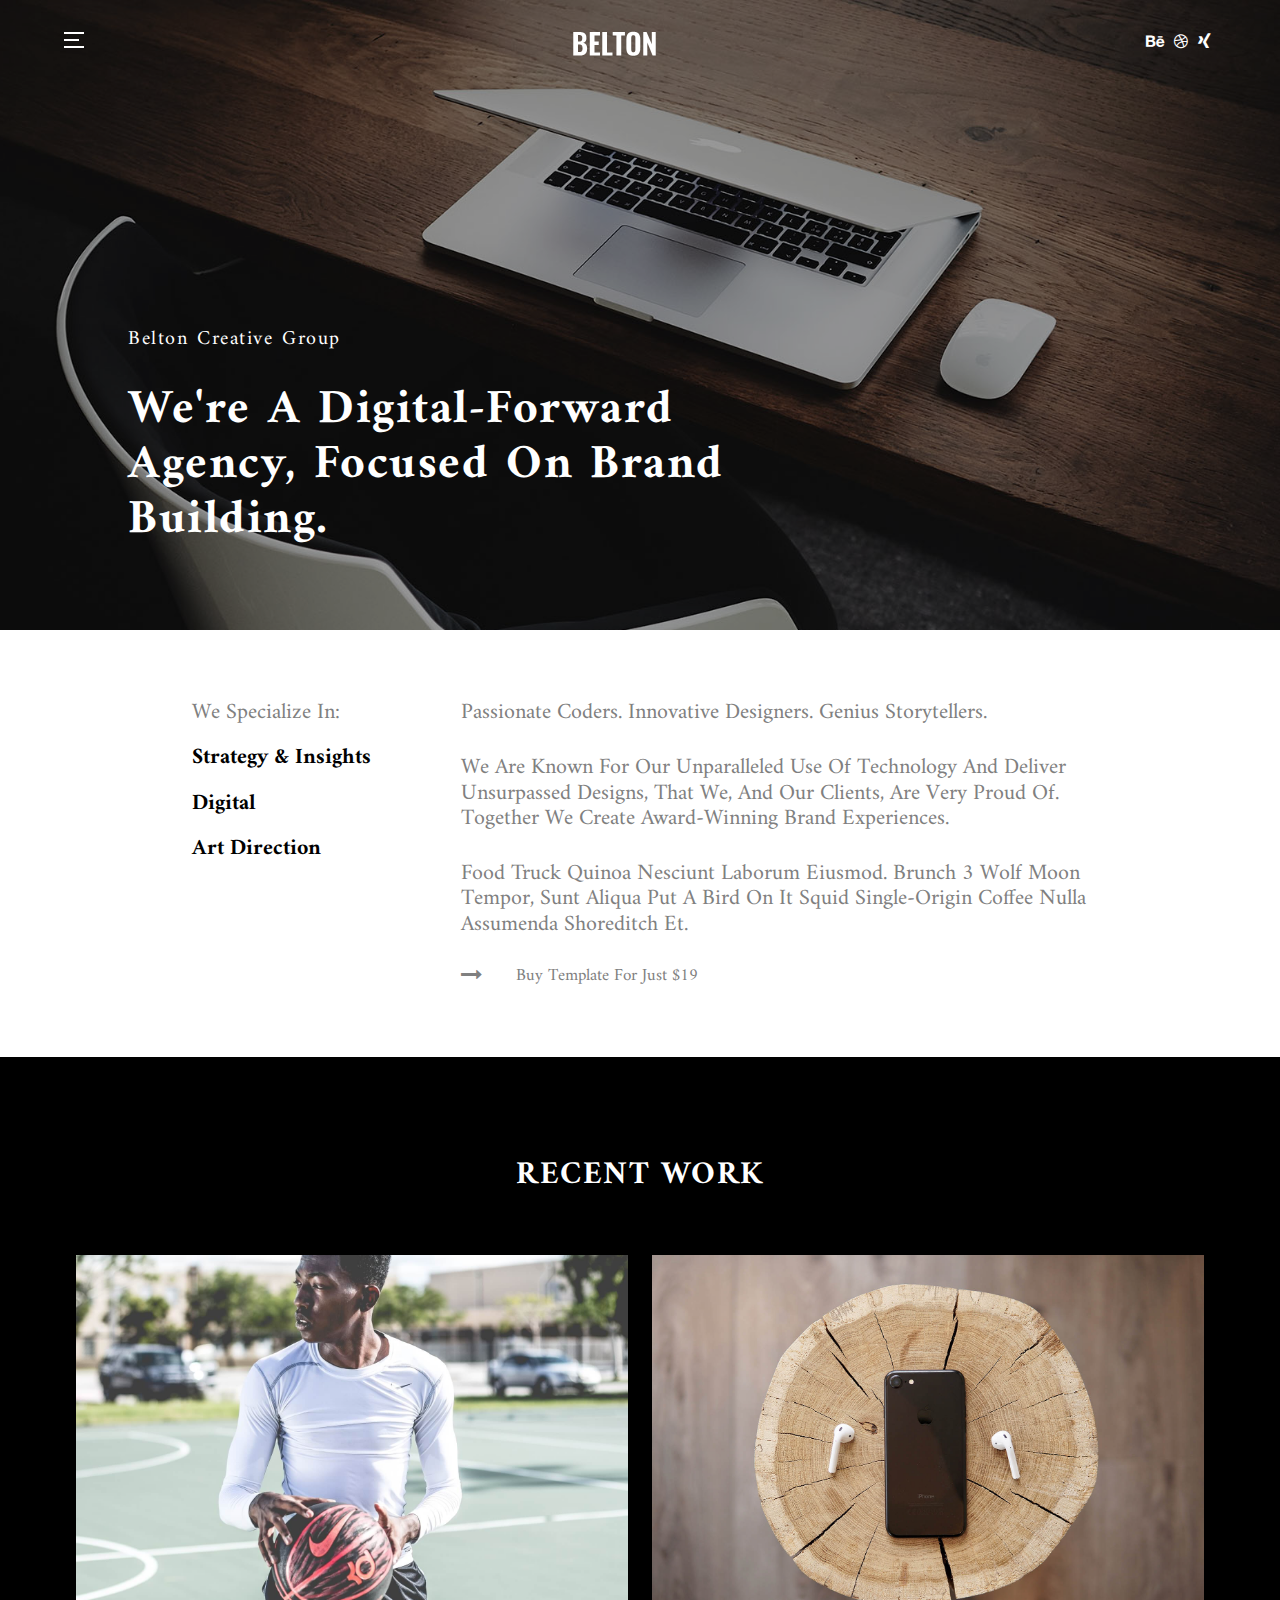
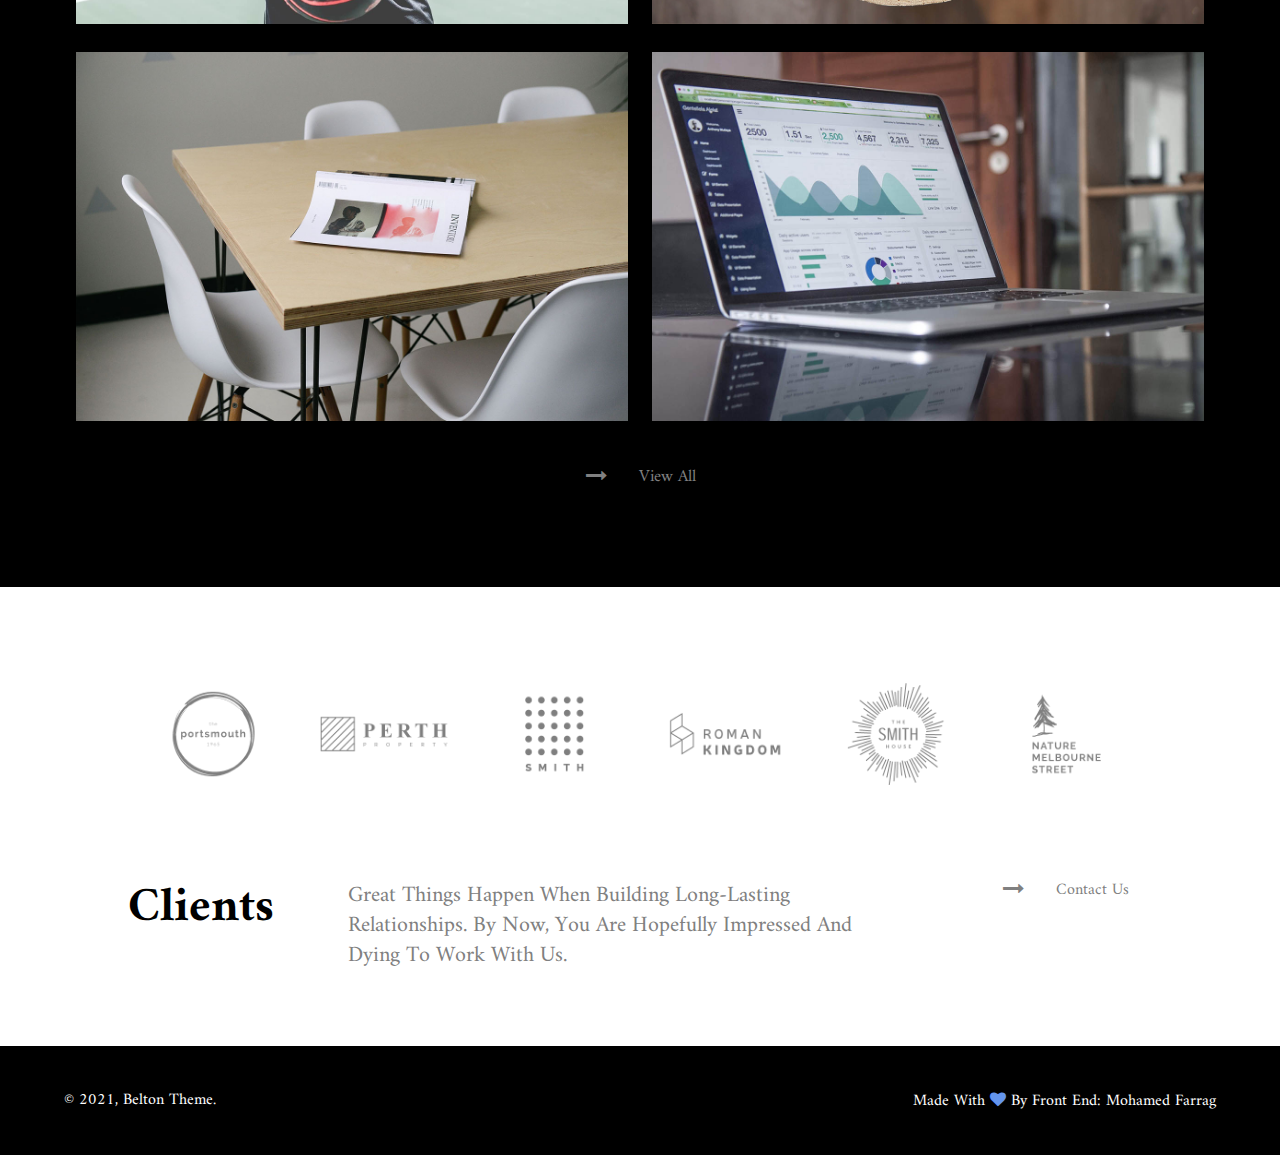
<file: index.html>
<!DOCTYPE html>
<html lang="en">
<head>
    <meta charset="UTF-8">
    <meta http-equiv="X-UA-Compatible" content="IE=edge">
    <meta name="viewport" content="width=device-width, initial-scale=1.0">
    <title>BELTON</title>
    <link rel="stylesheet" href="css/style.css"/>
    <link rel="stylesheet" href="css/normalize.css">
    <link rel="stylesheet" href="https://cdnjs.cloudflare.com/ajax/libs/font-awesome/4.7.0/css/font-awesome.min.css"/>
    <link rel="preconnect" href="https://fonts.gstatic.com">
    <link href="https://fonts.googleapis.com/css?family=Amiri:400,600" rel="stylesheet" />
    <link href="https://fonts.googleapis.com/css?family=Oswald:400,600,700" rel="stylesheet" />
    <link href="https://fonts.googleapis.com/css?family=Lato:400,600" rel="stylesheet" />
</head>
<body>
<!--Section: Header-->
    <header>
        <div class="header-layer">
            <div class="containar">
                <div class="header-content">
                    <button class="header-menu">
                        <span></span>
                        <span></span>
                        <span></span>
                    </button>
                    <!--menu bar-->
                    <div class="menu-box">
                        <ul class="hidden">
                            <a href="index.html">
                                <li>home</li>
                            </a>
                            <a href="portfolio/port.html">
                                <li>portfolio</li>
                            </a>
                            <a href="about/about.html">
                                <li>about</li>
                            </a>
                            <a href="contact/contact.html">
                                <li>contact</li>
                            </a>
                        </ul>
                    </div>
                    <div class="header-logo">
                        <a href="index.html">
                            <img src="image/bg-logo.png" alt="logo-img">
                        </a>
                    </div>
                    <div class="header-icon">
                        <a href="#">
                            <i class="fa fa-behance"></i>
                        </a>
                        <a href="#">
                            <i class="fa fa-dribbble"></i>
                        </a>
                        <a href="#">
                            <i class="fa fa-xing"></i>
                        </a>
                    </div>
                </div>
                <div class="header-text hidden">
                    <p>Belton Creative Group</p>
                    <h1>We're a digital-forward agency, focused on brand building.</h1>
                </div>
            </div>
        </div>
    </header>
    
<!-- Section: Special-->
    <section class="special">
        <div class="special-info">
            <p>We specialize in:</p>
            <h4>Strategy & Insights</h4>
            <h4>Digital</h4>
            <h4>Art Direction</h4>
        </div>
        <div class="special-description">
            <p>
                Passionate Coders. Innovative Designers. Genius Storytellers.
            </p>
            <p>
                We are known for our unparalleled use of technology and deliver unsurpassed designs, that we, and our clients, are very proud of. 
                Together we create award-winning brand experiences. 
            </p>
            <p>
                Food truck quinoa nesciunt laborum eiusmod. 
                Brunch 3 wolf moon tempor, sunt aliqua put a bird on it squid single-origin coffee nulla assumenda shoreditch et. 
            </p>
            <a class="arrow-link" href="#">
                <i class="fa fa-long-arrow-right fa-lg"></i>
                <span>Buy Template for just $19</span>
            </a>
        </div>
    </section>
<!--Section: Recent-->
    <section class="recent">
        <h2>recent work</h2>
        <div class="containar">
            <div class="recent-picture">
                <img src="image/work-single-1.jpg" alt="recent-img">
                <a href="portfolio/port.html">
                    <div class="recent-layer">
                        <p>nike</p>
                        <div></div>
                        <p>just do it!</p>
                        <div></div>
                    </div>
                </a>
            </div>
            <div class="recent-picture">
                <img src="image/work-single-10.jpg" alt="recent-img">
                <a href="#">
                    <div class="recent-layer">
                        <p>Apple</p>
                        <div></div>
                        <p>Wireless AirPods</p>
                        <div></div>
                    </div>
                </a>
            </div>
            <div class="recent-picture">
                <img src="image/work-single-9.jpg" alt="recent-img">
                <a href="#">
                    <div class="recent-layer">
                        <p>Inventory</p>
                        <div></div>
                        <p>Magazine Cover</p>
                        <div></div>
                    </div>
                </a>
            </div>
            <div class="recent-picture">
                <img src="image/work-single-7.jpg" alt="recent-img">
                <a href="#">
                    <div class="recent-layer">
                        <p>Shopify</p>
                        <div></div>
                        <p>Seller Admin</p>
                        <div></div>
                    </div>
                </a>
            </div>
            <div class="clear"></div>
        </div>
        <a class="recent-link" href="portfolio/port.html">
            <i class="fa fa-long-arrow-right fa-lg"></i>
            <span>view all</span>
        </a>
    </section>
<!-- Section: image logo -->
    <section class="image-logo">
        <img src="image/logos/logo01.png" alt="logo">
        <img src="image/logos/logo09.png" alt="logo">
        <img src="image/logos/logo07.png" alt="logo">
        <img src="image/logos/logo04.png" alt="logo">
        <img src="image/logos/logo08.png" alt="logo">
        <img src="image/logos/logo06.png" alt="logo">
        <div class="clear"></div>
    </section>
<!-- Section: client -->
    <section class="client">
        <h2>clients</h2>
        <p>
            Great things happen when building long-lasting relationships. 
            By now, you are hopefully impressed and dying to work with us.
        </p>
        <a class="client-link" href="contact/contact.html">
            <i class="fa fa-long-arrow-right fa-lg"></i>
            <span>contact us</span>
        </a>
    </section>
    <div class="scroll-top hidden">
        <i class="fa fa-arrow-circle-o-up fa-2x"></i>
    </div>
<!-- Footer -->
    <footer>
        <div class="containar">
            <div class="footer-content">
                <p>© 2021, Belton Theme.</p>
                <p>
                    Made with 
                    <i class="fa fa-heart"></i>
                    by
                    <a href="#">front end: mohamed farrag</a>
                </p>
            </div>
        </div>
    </footer>
<script src="js/jquery-1.12.4.min.js"></script>
<script src="js/file.js"></script>
</body>
</html>
</file>
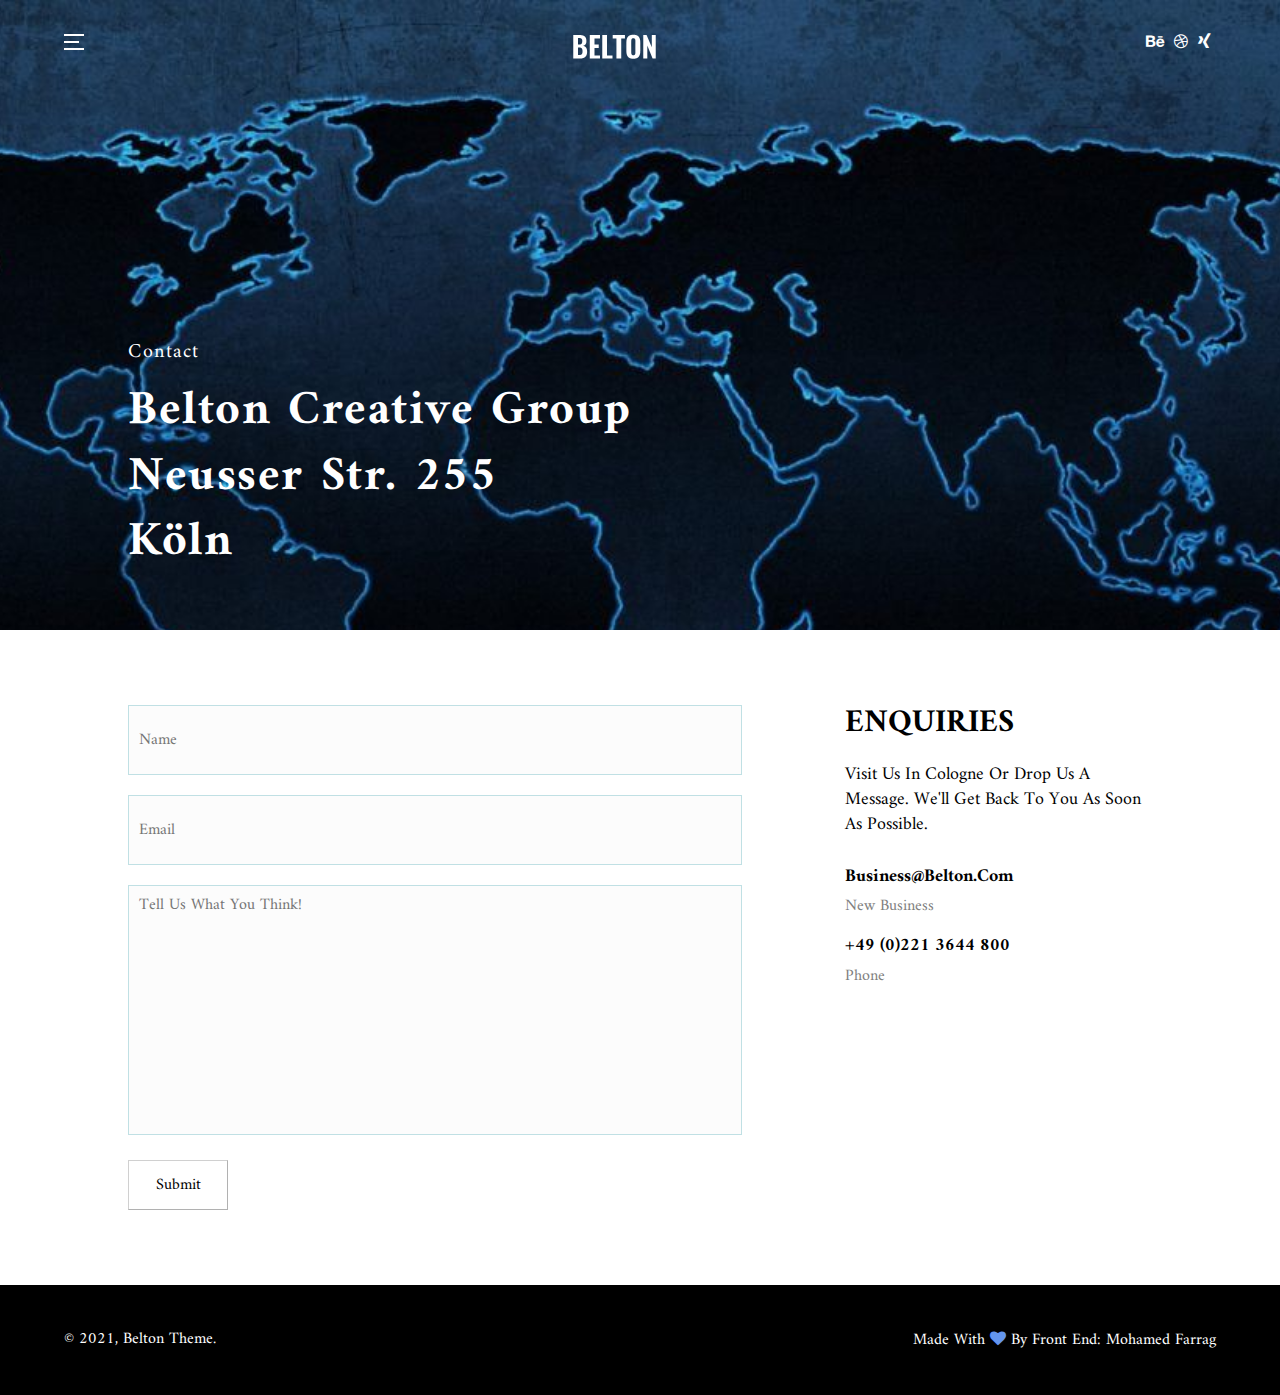
<file: contact/contact.html>
<!DOCTYPE html>
<html lang="en">
<head>
    <meta charset="UTF-8">
    <meta http-equiv="X-UA-Compatible" content="IE=edge">
    <meta name="viewport" content="width=device-width, initial-scale=1.0">
    <title>BELTON</title>
    <link rel="stylesheet" href="css/contact.css"/>
    <link rel="stylesheet" href="css/normalize.css">
    <link rel="stylesheet" href="https://cdnjs.cloudflare.com/ajax/libs/font-awesome/4.7.0/css/font-awesome.min.css"/>
    <link rel="preconnect" href="https://fonts.gstatic.com">
    <link href="https://fonts.googleapis.com/css?family=Amiri:400,600" rel="stylesheet" />
    <link href="https://fonts.googleapis.com/css?family=Oswald:400,600,700" rel="stylesheet" />
    <link href="https://fonts.googleapis.com/css?family=Lato:400,600" rel="stylesheet" />
</head>
<body>
<!--Section: Header-->
    <header>
        <div class="containar">
            <div class="header-content">
                <button class="header-menu">
                    <span></span>
                    <span></span>
                    <span></span>
                </button>
                <!--menu bar-->
                <div class="menu-box">
                    <ul class="hidden">
                        <a href="../index.html">
                            <li>home</li>
                        </a>
                        <a href="../portfolio/port.html">
                            <li>portfolio</li>
                        </a>
                        <a href="../about/about.html">
                            <li>about</li>
                        </a>
                        <a href="contact.html">
                            <li>contact</li>
                        </a>
                    </ul>
                </div>
                <div class="header-logo">
                    <a href="../index.html">
                        <img src="images/bg-logo.png" alt="logo-img">
                    </a>
                </div>
                <div class="header-icon">
                    <a href="#">
                        <i class="fa fa-behance"></i>
                    </a>
                    <a href="#">
                        <i class="fa fa-dribbble"></i>
                    </a>
                    <a href="#">
                        <i class="fa fa-xing"></i>
                    </a>
                </div>
            </div>
            <div class="header-text hidden">
                <p>Contact</p>
                <h2>Belton Creative Group</h2>
                <h2>Neusser Str. 255</h2>
                <h2>Köln</h2>
            </div>
        </div>
    </header>
<!-- Section: contact -->
    <section class="contact-us">
        <div class="contact-content">
            <form action="">
                <input id="user" type="text" placeholder="name">
                <input id="mail" type="email" placeholder="email">
            </form>
            <textarea id="text-area"placeholder="tell us what you think!"></textarea>
            <input id="send" type="submit" value="submit">
        </div>
        <div class="contact-info">
            <h2>Enquiries</h2>
            <p>Visit us in Cologne or drop us a message. We'll get back to you as soon as possible.</p>
            <p>business@belton.com</p>
            <p>New Business</p>
            <p>+49 (0)221 3644 800</p>
            <p>phone</p>
        </div>
    </section>
<!-- Footer -->
    <footer>
        <div class="containar">
            <div class="footer-content">
                <p>© 2021, Belton Theme.</p>
                <p>
                    Made with 
                    <i class="fa fa-heart"></i>
                    by
                    <a href="#">front end: mohamed farrag</a>
                </p>
            </div>
        </div>
    </footer>
<script src="js/jquery-1.12.4.min.js"></script>
<script src="js/contact.js"></script>
</body>
</html>
</file>
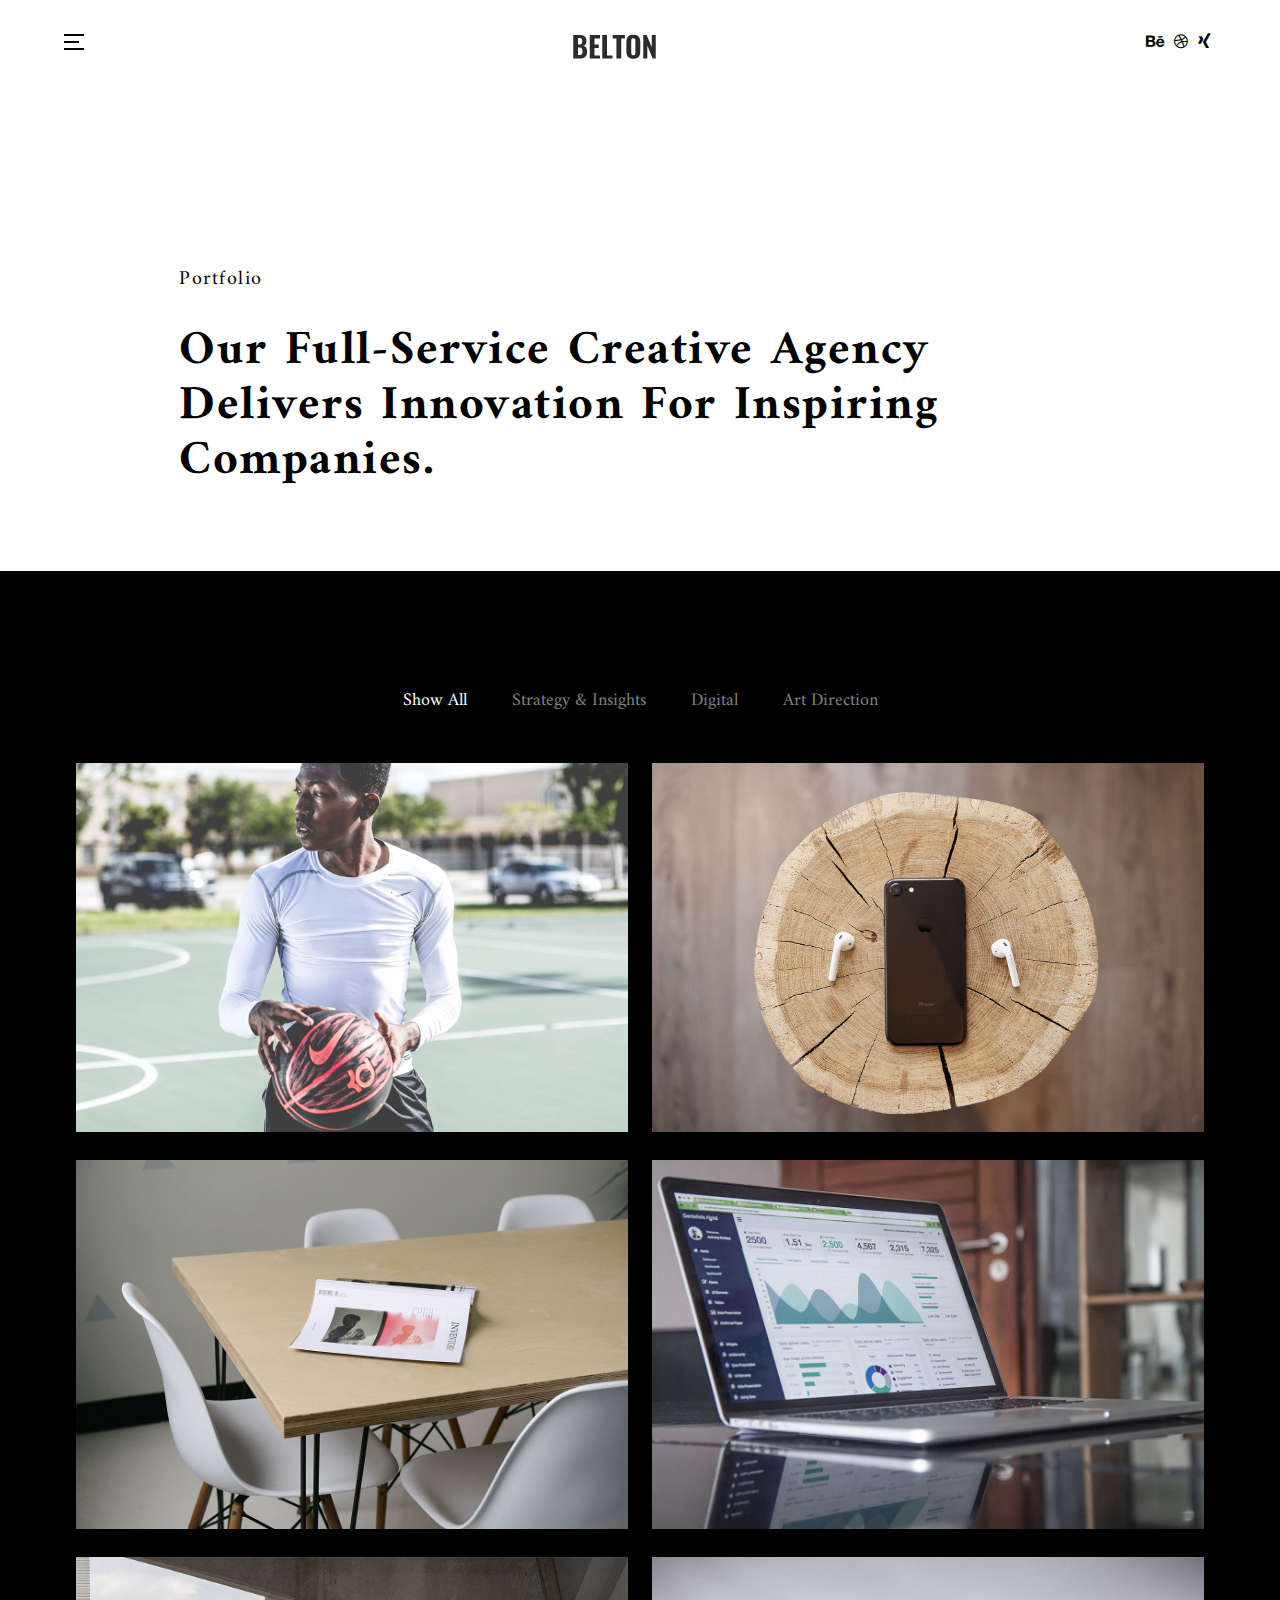
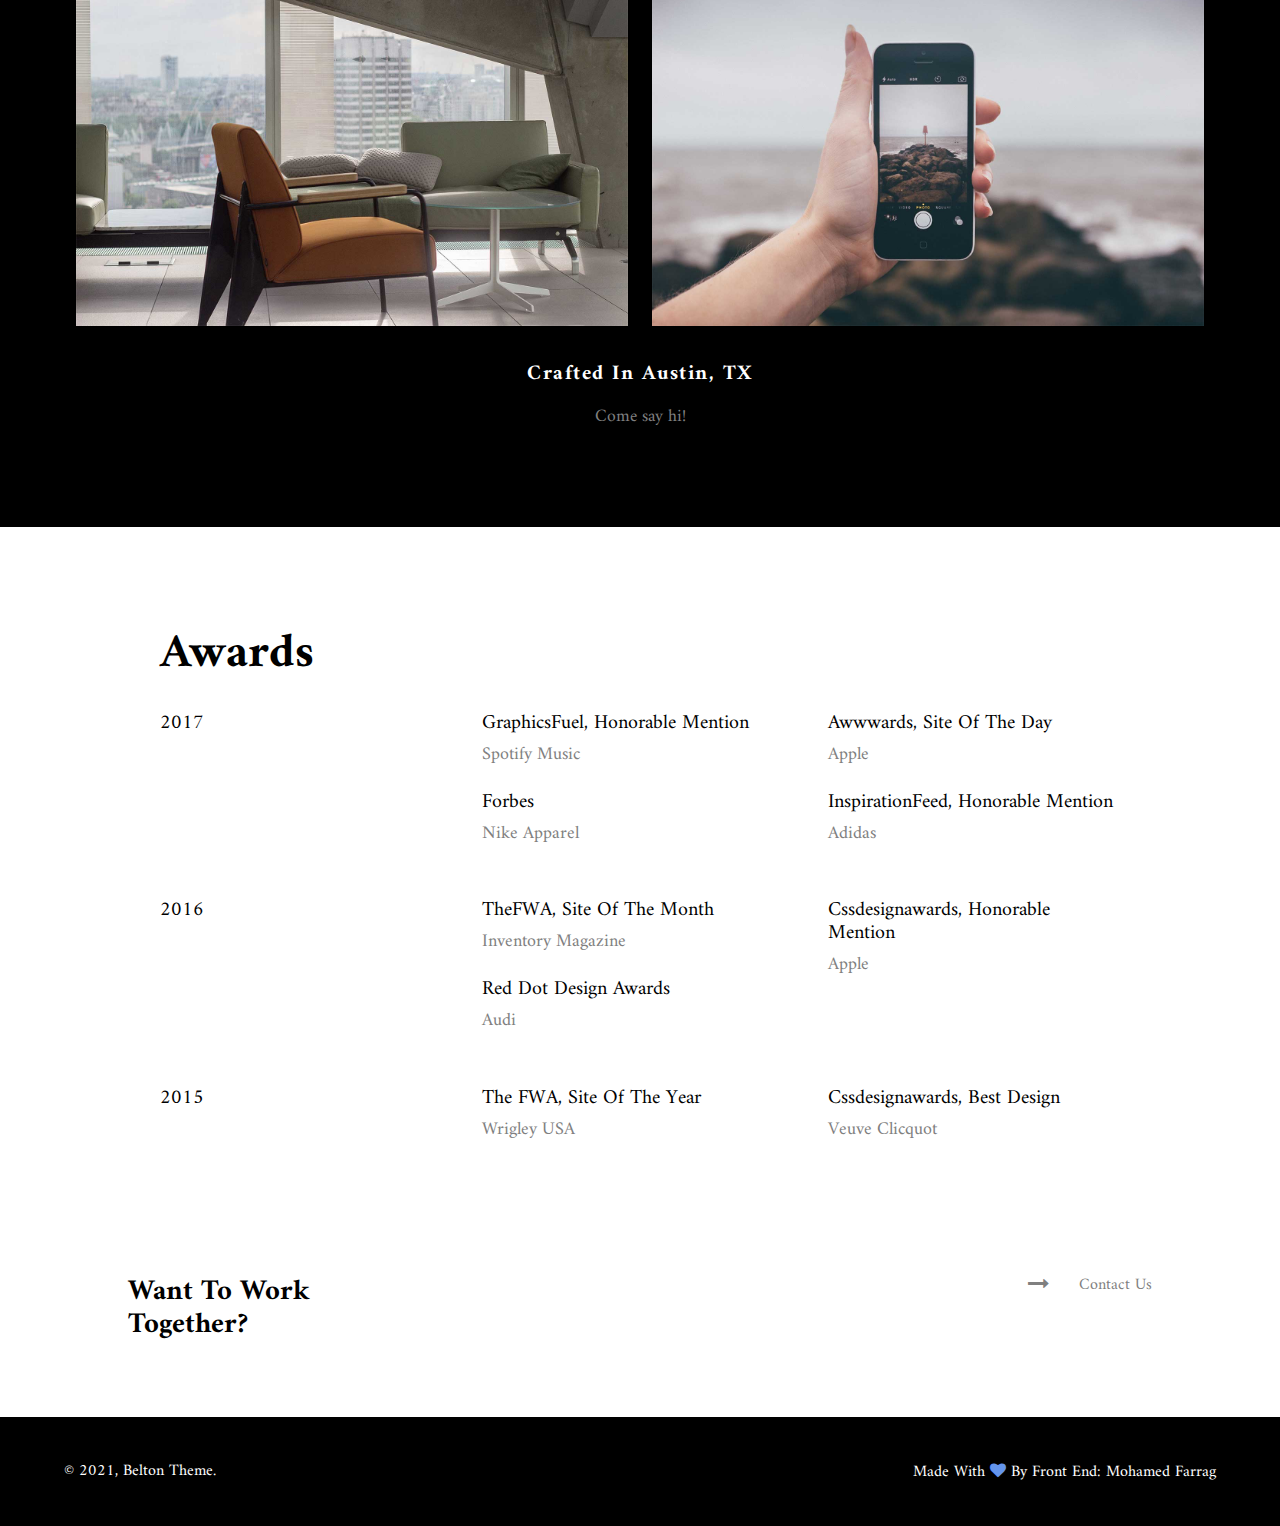
<file: portfolio/port.html>
<!DOCTYPE html>
<html lang="en">
<head>
    <meta charset="UTF-8">
    <meta http-equiv="X-UA-Compatible" content="IE=edge">
    <meta name="viewport" content="width=device-width, initial-scale=1.0">
    <title>BELTON</title>
    <link rel="stylesheet" href="css/port.css"/>
    <link rel="stylesheet" href="css/normalize.css">
    <link rel="stylesheet" href="https://cdnjs.cloudflare.com/ajax/libs/font-awesome/4.7.0/css/font-awesome.min.css"/>
    <link rel="preconnect" href="https://fonts.gstatic.com">
    <link href="https://fonts.googleapis.com/css?family=Amiri:400,600" rel="stylesheet" />
    <link href="https://fonts.googleapis.com/css?family=Oswald:400,600,700" rel="stylesheet" />
    <link href="https://fonts.googleapis.com/css?family=Lato:400,600" rel="stylesheet" />
</head>
<body>
<!--Section: Header-->
    <header>
        <div class="containar">
            <div class="header-content">
                <button class="header-menu">
                    <span></span>
                    <span></span>
                    <span></span>
                </button>
                <!--menu bar-->
                <div class="menu-box">
                    <ul class="hidden">
                        <a href="../index.html">
                            <li>home</li>
                        </a>
                        <a href="./port.html">
                            <li>portfolio</li>
                        </a>
                        <a href="../about/about.html">
                            <li>about</li>
                        </a>
                        <a href="../contact/contact.html">
                            <li>contact</li>
                        </a>
                    </ul>
                </div>
                <div class="header-logo">
                    <a href="../index.html">
                        <img src="image/bg-logo-black.png" alt="logo-img">
                    </a>
                </div>
                <div class="header-icon">
                    <a href="#">
                        <i class="fa fa-behance"></i>
                    </a>
                    <a href="#">
                        <i class="fa fa-dribbble"></i>
                    </a>
                    <a href="#">
                        <i class="fa fa-xing"></i>
                    </a>
                </div>
            </div>
            <div class="header-text">
                <p>Portfolio</p>
                <h1>
                    Our full-service creative agency delivers innovation for inspiring companies.
                </h1>
            </div>
        </div>
    </header>
<!--Section: Recent-->
    <section class="recent">
        <ul class="recent-list">
            <li class="active item1">show all</li>
            <li class="item2">strategy & insights</li>
            <li class="item3">digital</li>
            <li class="item4">art direction</li>
        </ul>
        <div class="containar">
            <div class="recent-picture box2">
                <img src="image/work-single-1.jpg" alt="recent-img">
                <a href="#">
                    <div class="recent-layer">
                        <p>nike</p>
                        <div></div>
                        <p>just do it!</p>
                        <div></div>
                    </div>
                </a>
            </div>
            <div class="recent-picture box3">
                <img src="image/work-single-10.jpg" alt="recent-img">
                <a href="#">
                    <div class="recent-layer">
                        <p>Apple</p>
                        <div></div>
                        <p>Wireless AirPods</p>
                        <div></div>
                    </div>
                </a>
            </div>
            <div class="recent-picture box1">
                <img src="image/work-single-9.jpg" alt="recent-img">
                <a href="#">
                    <div class="recent-layer">
                        <p>Inventory</p>
                        <div></div>
                        <p>Magazine Cover</p>
                        <div></div>
                    </div>
                </a>
            </div>
            <div class="recent-picture box2">
                <img src="image/work-single-7.jpg" alt="recent-img">
                <a href="#">
                    <div class="recent-layer">
                        <p>Shopify</p>
                        <div></div>
                        <p>Seller Admin</p>
                        <div></div>
                    </div>
                </a>
            </div>
            <div class="recent-picture box3">
                <img src="image/work-single-15.jpg" alt="recent-img">
                <a href="#">
                    <div class="recent-layer">
                        <p>Deutsche Bank</p>
                        <div></div>
                        <p>Interior Design</p>
                        <div></div>
                    </div>
                </a>
            </div>
            <div class="recent-picture box1">
                <img src="image/work-single-6.jpg" alt="recent-img">
                <a href="#">
                    <div class="recent-layer">
                        <p>Apple</p>
                        <div></div>
                        <p>Photo App</p>
                        <div></div>
                    </div>
                </a>
            </div>
            <div class="clear"></div>
        </div>
        <div class="recent-title">
            <h2>Crafted in Austin, TX</h2>
            <p>
                <a href="#">
                    Come say hi!
                </a>
            </p>
        </div>
    </section>
<!--Section: awards(timeline)-->
    <section class="award">
        <h2>awards</h2>
        <div class="award-content">
            <p>2017</p>
            <div class="item-content">
                <div class="award-item">
                    <p>GraphicsFuel, Honorable Mention</p>
                    <span> Spotify Music</span>
                    <p>Forbes</p>
                    <span>Nike Apparel</span>
                </div>
                <div class="award-item">
                    <p>Awwwards, Site of the Day</p>
                    <span>Apple</span>
                    <p>InspirationFeed, Honorable Mention</p>
                    <span>Adidas</span>
                </div>
            </div>
        </div>
        <div class="award-content">
            <p>2016</p>
            <div class="item-content">
                <div class="award-item">
                    <p>TheFWA, Site of the Month</p>
                    <span>Inventory Magazine</span>
                    <p>Red Dot Design Awards</p>
                    <span>Audi</span>
                </div>
                <div class="award-item">
                    <p>cssdesignawards, Honorable Mention</p>
                    <span>Apple</span>
                </div>
            </div>
        </div>
        <div class="award-content">
            <p>2015</p>
            <div class="item-content">
                <div class="award-item">
                    <p>The FWA, Site of the Year</p>
                    <span>Wrigley USA</span>
                </div>
                <div class="award-item">
                    <p>cssdesignawards, Best Design</p>
                    <span>Veuve Clicquot</span>
                </div>
            </div>
        </div>
    </section>
<!-- Section: client -->
    <section class="client">
        <div class="client-text">
            <h2>Want to work </h2>
            <h2>together?</h2>
        </div>
        <a class="client-link" href="../contact/contact.html">
            <i class="fa fa-long-arrow-right fa-lg"></i>
            <span>contact us</span>
        </a>
    </section>
    <div class="scroll-top hidden">
        <i class="fa fa-arrow-circle-o-up fa-2x"></i>
    </div>
<!-- Footer -->
    <footer>
        <div class="containar">
            <div class="footer-content">
                <p>© 2021, Belton Theme.</p>
                <p>
                    Made with 
                    <i class="fa fa-heart"></i>
                    by
                    <a href="#">front end: mohamed farrag</a>
                </p>
            </div>
        </div>
    </footer>
<script src="js/jquery-1.12.4.min.js"></script>
<script src="js/port.js"></script>
</body>
</html>
</file>
<file: css/style.css>
*{
    margin: 0;
    padding: 0;
    box-sizing: border-box;
}

body{
    font-family: "Amiri", "Gill Sans", "Gill Sans MT", "Myriad Pro", "DejaVu Sans Condensed", Helvetica, Arial, sans-serif;
}

.scroll-top i{
    color: gray;
    position: fixed;
    top: 80%;
    right: 20px;
    transform: translatey(-80%);
    cursor: pointer;
}

/* FreamWork */

.containar{
    width: 90%;
    margin: auto;
}

.header-layer{
    position: absolute;
    top: 0;
    left: 0;
    width: 100%;
    height: 100%;
    background-color: rgba(0, 0, 0, .4);
}

a{
    text-decoration: none;
}

li{
    list-style-type: none;
}

.hidden{
    visibility: hidden;
}

.clear{
    clear: both;
}


/* Section: Header */
header{
    position: relative;
    background-image: url(../image/fullscreen03.jpg);
    background-size: cover;
    height: 70vh;
    background-attachment: fixed;
    background-position: center;
}

.header-content{
    display: flex;
    justify-content: space-between;
}

.header-content .header-menu{
    margin-top: 20px;
    cursor: pointer;
    z-index: 3;
    background: none;
    border: none;
}

.header-content .header-menu span{
    display: block;
    width: 20px;
    height: 2px;
    background-color: white;
    margin-bottom: 5px;
    transition: .5s;
}

.header-content .header-menu span:nth-child(2){
    width: 15px;
}

.header-menu span.color-menu{
    background-color: black;
}

span.close-bar:nth-child(1){
    transform: rotate(45deg) translate(-1px,6px);
    position: fixed;
}

span.close-bar:nth-child(2){
    transform: translatex(-100px);
}

span.close-bar:nth-child(3){
    transform: rotate(-45deg) translate(-1px,-6px);
    position: fixed;
}

.menu-box{
    position: fixed;
    top: 0;
    left: 0;
    width: 0;
    height: 100%;
    background-color: white;
    transition: .5s;
    z-index: 2;
    overflow-y: scroll;
}

.menu-box.left{
    width: 300px;
}

.menu-box ul{
    text-align: center;
    margin-top: 100px;
}

.menu-box ul a{
    display: block;
    color: gray;
    font-size: 25px;
    text-transform: capitalize;
    margin-bottom: 20px;
    font-weight: bold;
    letter-spacing: 1px;
    
}

.menu-box ul a:hover{
    color: black;
}


.header-content .header-logo{
    margin-top: 30px;
    text-align: center;
}

.header-content .header-logo img{
    width: 50%;
    margin: auto;
}

.header-content .header-icon{
    margin-top: 33px;
}

.header-content .header-icon a{
    color: white;
    margin-right: 5px;
}

.header-text{
    font-size: 1.5em;
    color: white;
    word-spacing: 1.5px;
    letter-spacing: 1.5px;
    text-transform: capitalize;
    position: absolute;
    left: 10%;
    bottom: 0;
}

.header-text.top{
    transform: translateY(-50px);
    transition: transform 2s;
}

.header-text p{
    font-size: 20px;
}

.header-text h1{
    width: 615PX;
    line-height: 55px;
}


/* media screen mobile*/
@media(max-width:767px){
    header{
        height: 50vh;
    }

    .header-content .header-menu{
        margin-top: 13px;
    }

    .header-content .header-menu span{
        width: 15px;
        margin-bottom: 3px;
    }
    
    .header-content .header-menu span:nth-child(2){
        width: 10px;
    }

    span.close-bar:nth-child(1){
        transform: rotate(45deg) translate(-2px,5px);
    }

    .header-content .header-logo{
        margin-top: 17px;
    }

    .header-content .header-logo img{
        width: 30%;
    }

    .header-content .header-icon{
        margin-top: 17px;
    }

    .header-icon a i{
        font-size: 10px;
        
    }

    .header-content .header-icon a{
        color: white;
    }

    .menu-box.left{
        width: 150px;
    }

    .menu-box ul{
        margin: 100px auto;
        text-align: center;
        padding: 0;
    }

    .menu-box ul a{
        font-size: 18px;
    }

    .header-text{
        left: 5%;
    }

    .header-text.top{
        transform: translateY(-30px);
    }

    .header-text h1{
        width: 99%;
        font-size: 15px;
        line-height: 30PX;
    }
}

/* media screen tablet*/
@media(min-width:768px) and (max-width:1200px){
    header{
        height: 50vh;
    }

    .header-text h1{
        width: 90%;
        font-size: 35px;
    }
}

/* Section: Special */
.special{
    margin: 70px auto;
    width: 70%;
    display: flex;
    justify-content: space-between;
    text-transform: capitalize;
}

.special .special-info p{
    font-size: 22px;
    color: gray;
    margin-bottom: 20px;
}

.special .special-info h4{
    font-size: 22px;
    margin-bottom: 20px;
}

.special .special-description{
    width: 70%;
}

.special .special-description p{
    font-size: 22px;
    color: gray;
    margin-bottom: 30px;
}

.arrow-link i,.recent-link i{
    color: gray;
    width: 25px;
    transition: 1s;
}

.arrow-link:hover i{
    padding-left: 22px;
    color: black;
}

.arrow-link span,.recent-link span{
    color: gray;
    font-size: 17px;
    padding-left: 25px;
    text-transform: capitalize;
}

.arrow-link:hover span{
    color: black;
}


/* media screen mobile*/
@media(max-width:767px){
    .special{
        display: block;
    }

    .special .special-description{
        width:100%;
    }

    .special .special-description p{
        font-size: 18px;
    }

    .arrow-link span{
        font-size: 15px;
    }
}


/* Section: Recent */
.recent{
    background-color: black;
    padding-bottom: 100px;
}

.recent h2{
    font-size: 2em;
    text-transform: uppercase;
    color: white;
    padding-top: 100px;
    padding-bottom: 50px;
    text-align: center;
    letter-spacing: 1.5px;
}

.recent-picture{
    width: 48%;
    float: left;
    margin: 1%;
    position: relative;
    
}

.recent-picture img{
    width: 100%;
}

.recent-picture a{
    cursor: pointer;
}

.recent-link{
    text-align: center;
    display: block;
    margin-top: 30px;
}

.recent-link i{
    width: 25px;
}

.recent-link span{
    padding-left: 25px;
}

.recent-link:hover i{
    color: white;
    padding-left: 22px;
}

.recent-link:hover span{
    color: white;
}

.recent-layer{
    position: absolute;
    left: 0;
    top: 0;
    width: 100%;
    height: 100%;
    background-color: rgba(0, 0, 0, .4);
    opacity: 0;
    transition: all 1s;
}

.recent-picture:hover .recent-layer{
    opacity: 1;
}

.recent-layer div{
    margin-left: 40px;
    background-color: white;
    height: 30px;
}

.recent-layer div:nth-child(2){
    margin-top: 30px;
    width: 0;
}

.recent-layer div:nth-child(4){
    margin-top: 10px;
    width: 0;
}

.recent-picture:nth-child(1):hover .recent-layer div:nth-child(2){
    animation: moving1 .8s ease-in-out;
}

.recent-picture:nth-child(1):hover .recent-layer div:nth-child(4){
    animation: moving2 .8s ease-in-out alternate-reverse;
}

.recent-picture:nth-child(2):hover .recent-layer div:nth-child(2){
    animation: moving1 .8s ease-in-out;
}

.recent-picture:nth-child(2):hover .recent-layer div:nth-child(4){
    animation: moving3 .8s ease-in-out alternate-reverse;
}

.recent-picture:nth-child(3):hover .recent-layer div:nth-child(2){
    animation: moving1 .8s ease-in-out;
}

.recent-picture:nth-child(3):hover .recent-layer div:nth-child(4){
    animation: moving3 .8s ease-in-out alternate-reverse;
}

.recent-picture:nth-child(4):hover .recent-layer div:nth-child(2){
    animation: moving1 .8s ease-in-out;
}

.recent-picture:nth-child(4):hover .recent-layer div:nth-child(4){
    animation: moving4 .8s ease-in-out alternate-reverse;
}

@keyframes moving1{
    0%{width: 90px;}

    100%{width: 0px;}
}

@keyframes moving2{
    0%{width: 120px;}

    100%{width: 0px;}
}

@keyframes moving3{
    0%{width: 190px;}

    100%{width: 0px;}
}

@keyframes moving4{
    0%{width: 150px;}

    100%{width: 0px;}
}

.recent-layer p{
    margin-left: 50px;
    color: white;
    font-size: 22px;
    text-transform: capitalize;
    line-height: 30px;
}

.recent-layer p:nth-child(1){
    position: absolute;
    top: 30px;
}

.recent-layer p:nth-child(3){
    position: absolute;
    top: 70px;
    letter-spacing: 1.5px;
    font-weight: bold;
}

/* media screen mobile*/
@media (max-width:767px) {
    .recent h2{
        font-size: 1.5em;
    }

    .recent-picture{
        width: 100%;
        margin: 0;
    }
}

/*Section: image logo*/
.image-logo{
    width: 80%;
    margin: 75px auto;
}

.image-logo img{
    width: 14%;
    float: left;
    margin-left: 1.33%;
    margin-right: 1.33%;
    text-align: center;
    opacity: .5;
    cursor: pointer;
}

.image-logo img:hover{
    opacity: 1;
}

/* media screen mobile*/
@media (max-width:500px) {
    .image-logo img{
        width: 48%;
        margin-left: 1%;
        margin-right: 1%;
    }
}
/* media screen tablet*/
@media (min-width:501px) and (max-width:800px){
    .image-logo img{
        width: 31.3%;
        margin-left: 1%;
        margin-right: 1%;
    }
}

/*Section: client*/
.client{
    width: 80%;
    margin: 0 auto 75px;
    display: flex;
    justify-content: space-between;
}

.client h2{
    width: 10%;
    font-size: 3em;
    text-transform: capitalize;
}

.client p{
    width: 50%;
    font-size: 22px;
    color: gray;
    text-transform: capitalize;
    line-height: 30px;
}

.client .client-link{
    width: 17%;
    text-align: center;
    height: 20px;
}

.client .client-link i{
    width: 25px;
    color: gray;
    transition: all 1s;
}

.client .client-link span{
    color: gray;
    padding-left: 25px;
    text-transform: capitalize;
}

.client .client-link:hover i{
    padding-left:22px;
}

.client .client-link:hover i,.client .client-link:hover span{
    color: black;
}

/* media screen mobile*/
@media (max-width:767px) {
    .client{
        display: block;
    }
    
    .client p{
        width: 100%;
        font-size: 18px;
        line-height: 25px;
        margin: 20px 0;
    }
}

/* media other screen */
@media (min-width:768px) and (max-width:1190px){
    .client{
        display: block;
    }
    
    .client p{
        width: 100%;
        font-size: 20px;
        line-height: 28px;
        margin: 20px 0;
    }
}

/*Footer*/
footer{
    background-color: black;
    padding: 45px 0;
}

.footer-content{
    display: flex;
    justify-content: space-between;
}

.footer-content p{
    color: white;
    font-size: 16px;
    text-transform: capitalize;
}

.footer-content p i{
    color: cornflowerblue;
}

.footer-content p a{
    text-transform: capitalize;
    font-size: 16px;
    color: white;
}

/* media screen mobile*/
@media(max-width:500px){
    .footer-content{
        display: block;
    }

    .footer-content p,.footer-content p a{
        font-size: 14px;
    }

    .footer-content p:nth-child(1){
        margin-bottom: 20px;
    }
}

/* media screen tablet*/
@media(min-width:501px) and (max-width:767px){
    
    .footer-content p,.footer-content p a{
        font-size: 14px;
    }

    .footer-content p:nth-child(1){
        margin-bottom: 20px;
    }
}
</file>
<file: contact/css/contact.css>
*{
    margin: 0;
    padding: 0;
    box-sizing: border-box;
}

body{
    font-family: "Amiri", "Gill Sans", "Gill Sans MT", "Myriad Pro", "DejaVu Sans Condensed", Helvetica, Arial, sans-serif;
}

/* FreamWork */

.containar{
    width: 90%;
    margin: auto;
}

a{
    text-decoration: none;
}

li{
    list-style-type: none;
}

.hidden{
    visibility: hidden;
}

.clear{
    clear: both;
}


/* Section: Header */
header{
    position: relative;
    height: 70vh;
    background-image: url(../images/f4e65e7f887093d2b427219f6b6342bf.jpg);
    background-attachment: fixed;
    background-position: center;
    background-size: cover;
}

.header-content{
    display: flex;
    justify-content: space-between;
}

.header-content .header-menu{
    margin-top: 20px;
    cursor: pointer;
    z-index: 3;
    background: none;
    border: none;
}

.header-content .header-menu span{
    display: block;
    width: 20px;
    height: 2px;
    background-color: white;
    margin-bottom: 5px;
    transition: .5s;
}

.header-content .header-menu span:nth-child(2){
    width: 15px;
}

.header-menu span.color-menu{
    background-color: black;
}

span.close-bar:nth-child(1){
    transform: rotate(45deg) translate(-1px,6px);
    position: fixed;
}

span.close-bar:nth-child(2){
    transform: translatex(-100px);
}

span.close-bar:nth-child(3){
    transform: rotate(-45deg) translate(-1px,-6px);
    position: fixed;
}

.menu-box{
    position: fixed;
    top: 0;
    left: 0;
    width: 0;
    height: 100%;
    background-color: white;
    transition: .5s;
    z-index: 2;
    overflow-y: scroll;
}

.menu-box.left{
    width: 300px;
}

.menu-box ul{
    margin-top: 100px;
    width: 52%;
    padding-left: 50px;
}

.menu-box ul a{
    display: block;
    color: gray;
    font-size: 25px;
    text-transform: capitalize;
    margin-bottom: 20px;
    font-weight: bold;
    letter-spacing: 1px;
}

.menu-box ul a:hover{
    color: black;
}


.header-content .header-logo{
    margin-top: 33px;
    text-align: center;
}

.header-content .header-logo img{
    width: 50%;
    margin: auto;
}

.header-content .header-icon{
    margin-top: 33px;
}

.header-content .header-icon a{
    color: white;
    margin-right: 5px;
}

.header-text{
    font-size: 1.5em;
    color: white;
    word-spacing: 1.5px;
    letter-spacing: 1.5px;
    text-transform: capitalize;
    position: absolute;
    left: 10%;
    bottom: 0;
}

.header-text.top{
    transform: translateY(-50px);
    transition: transform 2s;
}

.header-text p{
    font-size: 20px;
    margin-bottom: 20px;
}

.header-text h2{
    font-size: 2em;
    margin-bottom: 10px;
}


/* media screen mobile*/
@media(max-width:767px){
    header{
        height: 50vh;
    }

    .header-content .header-menu{
        margin-top: 13px;
    }

    .header-content .header-menu span{
        width: 15px;
        margin-bottom: 3px;
    }
    
    .header-content .header-menu span:nth-child(2){
        width: 10px;
    }

    span.close-bar:nth-child(1){
        transform: rotate(45deg) translate(-2px,5px);
    }

    .header-content .header-logo{
        margin-top: 17px;
    }

    .header-content .header-logo img{
        width: 24%;
    }

    .header-content .header-icon{
        margin-top: 17px;
    }

    .header-icon a i {
        font-size: 10px;
    }
    
    .menu-box.left{
        width: 150px;
    }

    .menu-box ul{
        margin: 100px auto;
        padding: 0;
    }

    .menu-box ul a{
        font-size: 18px;
    }

    .header-text{
        margin-left: -5%;
    }

    .header-text.top{
        transform: translateY(-30px);
    }

    .header-text h2{
        font-size: 1em;
    }
}

@media(min-width:768px) and (max-width:1200px){
    header{
        height: 50vh;
    }

    .header-text{
    }


    .header-text h1{
        font-size: 1.5em;
    }
}

/*Section: contact*/
.contact-us{
    padding: 75px 0;
    width: 80%;
    margin: auto;
    display: flex;
    justify-content: space-between
}

.contact-us .contact-content{
    width: 60%;
}

.contact-us .contact-content form input{
    width: 100%;
    height: 70px;
    display: block;
    margin-bottom: 20px;
    border: #c0e0e4 1px solid;
    background-color: #fcfcfc;
    outline: none;
    padding-left: 10px;
    text-transform: capitalize;
}

.contact-us .contact-content textarea{
    width: 100%;
    height: 250px;
    resize: none;
    border: #c0e0e4 1px solid;
    background-color: #fcfcfc;
    outline: none;
    padding: 10px 0 0 10px;
    text-transform: capitalize;
}

.contact-us .contact-content input[type ="submit"]{
    border-width: 1px;
    border-color: rgba(128, 128, 128, 0.363);
    margin-top: 20px;
    width: 100px;
    height: 50px;
    background: none;
    text-transform: capitalize;
    cursor: pointer;
}

.contact-us .contact-content input[type ="submit"]:hover{
    border-color: black;
}

.contact-info{
    width: 30%;
}

.contact-info h2{
    font-size: 2em;
    text-transform: uppercase;
}

.contact-info p{
    text-transform: capitalize;
}

.contact-info p:first-of-type{
    margin: 20px 0 30px 0;
    font-size: 18px;
    line-height: 25px;
}

.contact-info p:nth-child(3),.contact-info p:nth-child(5){
    font-size: 18px;
    font-weight: bold;
}

.contact-info p:nth-child(4){
    color: gray;
    margin: 10px 0 20px 0;
}

.contact-info p:last-of-type{
    color: gray;
    margin-top: 10px;
}

/* media screen mobile*/
@media(max-width:767px){
    .contact-us{
        display: block;
    }

    .contact-us .contact-content{
        width: 100%;
    }

    .contact-info{
        width: 100%;
        margin-top: 30px;
    }
}


/*Footer*/
footer{
    background-color: black;
    padding: 45px 0;

}

.footer-content{
    display: flex;
    justify-content: space-between;
}

.footer-content p{
    color: white;
    font-size: 16px;
    text-transform: capitalize;
}

.footer-content p i{
    color: cornflowerblue;
}

.footer-content p a{
    text-transform: capitalize;
    font-size: 16px;
    color: white;
}

/* media screen mobile*/
@media(max-width:500px){
    .footer-content{
        display: block;
    }

    .footer-content p,.footer-content p a{
        font-size: 14px;
    }

    .footer-content p:nth-child(1){
        margin-bottom: 20px;
    }
}

/* media screen tablet*/
@media(min-width:501px) and (max-width:767px){
    
    .footer-content p,.footer-content p a{
        font-size: 14px;
    }

    .footer-content p:nth-child(1){
        margin-bottom: 20px;
    }
}
</file>
<file: portfolio/css/port.css>
*{
    margin: 0;
    padding: 0;
    box-sizing: border-box;
}

body{
    font-family: "Amiri", "Gill Sans", "Gill Sans MT", "Myriad Pro", "DejaVu Sans Condensed", Helvetica, Arial, sans-serif;
}

.scroll-top i{
    color: gray;
    position: fixed;
    top: 80%;
    right: 20px;
    transform: translatey(-80%);
    cursor: pointer;
}

/* FreamWork */

.containar{
    width: 90%;
    margin: auto;
}

.header-layer{
    position: absolute;
    top: 0;
    left: 0;
    width: 100%;
    height: 100%;
    background-color: rgba(0, 0, 0, .6);
}

a{
    text-decoration: none;
}

li{
    list-style-type: none;
}

.hidden{
    visibility: hidden;
}

.clear{
    clear: both;
}

.desplaying{
    display: none;
}



/* Section: Header */
header{
    position: relative;
    background-color: white;
}
.header-content{
    display: flex;
    justify-content: space-between;
}

.header-content .header-menu{
    margin-top: 20px;
    cursor: pointer;
    z-index: 3;
    background: none;
    border: none;
}

.header-content .header-menu span{
    display: block;
    width: 20px;
    height: 2px;
    background-color: black;
    margin-bottom: 5px;
    transition: .5s;
}

.header-content .header-menu span:nth-child(2){
    width: 15px;
}

.header-menu span.color-menu{
    background-color: black;
}

span.close-bar:nth-child(1){
    transform: rotate(45deg) translate(-1px,6px);
    position: fixed;
}

span.close-bar:nth-child(2){
    transform: translatex(-100px);
}

span.close-bar:nth-child(3){
    transform: rotate(-45deg) translate(-1px,-6px);
    position: fixed;
}

.menu-box{
    position: fixed;
    top: 0;
    left: 0;
    width: 0;
    height: 100%;
    background-color: white;
    transition: .5s;
    z-index: 2;
    overflow-y: scroll;
}

.menu-box.left{
    width: 300px;
}

.menu-box ul{
    margin-top: 100px;
    width: 52%;
    padding-left: 50px;
}

.menu-box ul a{
    display: block;
    color: gray;
    font-size: 25px;
    text-transform: capitalize;
    margin-bottom: 20px;
    font-weight: bold;
    letter-spacing: 1px;
}

.menu-box ul a:hover{
    color: black;
}


.header-content .header-logo{
    margin-top: 33px;
    text-align: center;
}

.header-content .header-logo img{
    width: 50%;
    margin: auto;
}

.header-content .header-icon{
    margin-top: 33px;
}

.header-content .header-icon a{
    color: black;
    margin-right: 5px;
}

.header-text{
    padding: 200px 0 50px 0;
    font-size: 1.5em;
    color: black;
    margin-left: 10%;
    word-spacing: 1.5px;
    letter-spacing: 1.5px;
    text-transform: capitalize;
}

.header-text p{
    font-size: 20px;
}

.header-text h1{
    width: 80%;
    line-height: 55px;
}


/* media screen mobile*/
@media(max-width:767px){
    .header-content .header-menu{
        margin-top: 13px;
    }

    .header-content .header-menu span{
        width: 15px;
        margin-bottom: 3px;
    }
    
    .header-content .header-menu span:nth-child(2){
        width: 10px;
    }

    span.close-bar:nth-child(1){
        transform: rotate(45deg) translate(-2px,5px);
    }

    .header-content .header-logo{
        margin-top: 17px;
    }

    .header-content .header-logo img{
        width: 30%;
    }

    .header-content .header-icon{
        margin-top: 17px;
    }

    .header-icon a i{
        font-size: 10px;
    }

    .menu-box.left{
        width: 150px;
    }

    .menu-box ul{
        margin: 100px auto;
        text-align: center;
        padding: 0;
    }

    .menu-box ul a{
        font-size: 18px;
    }

    .header-text{
        padding: 50px 0 20px 0;
        margin-left: 5%;
    }
    
    .header-text h1{
        line-height: 35px;
        font-size: 20px;
        width: 100%;
    }
}

@media (min-width:768px) and (max-width:1200px){
    .header-text{
        padding: 100px 0 40px 0;
    }

    .header-text h1{
        line-height: 40px;
        font-size: 35px;
        width: 100%;
    }
}

/* Section: Recent */
.recent{
    background-color: black;
    padding-bottom: 100px;
}

.recent-list{
    padding-top: 100px;
    margin-bottom: 20px;
    text-align: center;
}

.recent-list li{
    color: gray;
    display: inline-block;
    text-transform: capitalize;
    font-size: 18px;
    margin: 20px;
    cursor: pointer;
}

.recent-list li:hover{
    color: white;
}


.recent-list li.active{
    color: white;
}

.recent-picture{
    width: 48%;
    float: left;
    margin: 1%;
    position: relative;
    
}

.recent .recent-picture.show{
    animation: moveImg .5s linear ;
}

@keyframes moveImg{
    from{
        transform: scale(.5);
    }
    to{
        transform: scale(1);
    }
}

.recent-picture img{
    width: 100%;
}

.recent-picture a{
    cursor: pointer;
}

.recent-link{
    text-align: center;
    display: block;
    margin-top: 30px;
}

.recent-link:hover i{
    color: white;
    padding-left: 2%;
}

.recent-link:hover span{
    color: white;
}

.recent-layer{
    position: absolute;
    left: 0;
    top: 0;
    width: 100%;
    height: 100%;
    background-color: rgba(0, 0, 0, .4);
    opacity: 0;
    transition: all 1s;
}

.recent-picture:hover .recent-layer{
    opacity: 1;
}

.recent-layer div{
    margin-left: 40px;
    background-color: white;
    height: 30px;
}

.recent-layer div:nth-child(2){
    margin-top: 30px;
    width: 0;
}

.recent-layer div:nth-child(4){
    margin-top: 10px;
    width: 0;
}

.recent-picture:nth-child(1):hover .recent-layer div:nth-child(2){
    animation: moving1 .8s ease-in-out;
}

.recent-picture:nth-child(1):hover .recent-layer div:nth-child(4){
    animation: moving2 .8s ease-in-out alternate-reverse;
}

.recent-picture:nth-child(2):hover .recent-layer div:nth-child(2){
    animation: moving1 .8s ease-in-out;
}

.recent-picture:nth-child(2):hover .recent-layer div:nth-child(4){
    animation: moving3 .8s ease-in-out alternate-reverse;
}

.recent-picture:nth-child(3):hover .recent-layer div:nth-child(2){
    animation: moving1 .8s ease-in-out;
}

.recent-picture:nth-child(3):hover .recent-layer div:nth-child(4){
    animation: moving3 .8s ease-in-out alternate-reverse;
}

.recent-picture:nth-child(4):hover .recent-layer div:nth-child(2){
    animation: moving1 .8s ease-in-out;
}

.recent-picture:nth-child(4):hover .recent-layer div:nth-child(4){
    animation: moving4 .8s ease-in-out alternate-reverse;
}

.recent-picture:nth-child(5):hover .recent-layer div:nth-child(2){
    animation: moving4 .8s ease-in-out;
}

.recent-picture:nth-child(5):hover .recent-layer div:nth-child(4){
    animation: moving3 .8s ease-in-out alternate-reverse;
}

.recent-picture:nth-child(6):hover .recent-layer div:nth-child(2){
    animation: moving1 .8s ease-in-out;
}

.recent-picture:nth-child(6):hover .recent-layer div:nth-child(4){
    animation: moving2 .8s ease-in-out alternate-reverse;
}

@keyframes moving1{
    0%{width: 90px;}

    100%{width: 0px;}
}

@keyframes moving2{
    0%{width: 120px;}

    100%{width: 0px;}
}

@keyframes moving3{
    0%{width: 190px;}

    100%{width: 0px;}
}

@keyframes moving4{
    0%{width: 150px;}

    100%{width: 0px;}
}

.recent-layer p{
    margin-left: 50px;
    color: white;
    font-size: 22px;
    text-transform: capitalize;
    line-height: 30px;
}

.recent-layer p:nth-child(1){
    position: absolute;
    top: 30px;
}

.recent-layer p:nth-child(3){
    position: absolute;
    top: 70px;
    letter-spacing: 1.5px;
    font-weight: bold;
}

.recent-title h2{
    text-align: center;
    text-transform: capitalize;
    font-size: 1.3em;
    color: white;
    letter-spacing: 1.5px;
    margin: 20px 0;
}

.recent-title p a{
    text-align: center;
    font-size: 1.1em;
    color: gray;
    display: block;
}

.recent-title p:hover a{
    color: white;
}

/* media screen mobile*/
@media(max-width:500px){
    .recent-list li{
        display: block;
    }

    .recent-picture{
        width: 100%;
    }
}

@media(min-width:501px) and (max-width:767px) {
    .recent-picture{
        width: 100%;
        margin: 0;
    }

    .recent-link span{
        margin-left: 3%;
    }

    .recent-link:hover i{
        padding-left: 4%;
    }

    .recent-list li{
        margin: 10px;
    }

    .recent-picture{
        width: 100%;
    }
}


/*Section: awards(timeline)*/
.award{
    background-color: white;
    padding: 100px 0;
    width: 75%;
    margin: auto;
}

.award h2{
    font-size: 3em;
    text-transform: capitalize;
}

.award .award-content{
    margin-top: 30px;
    margin-bottom: 10px;
    display: flex;
    justify-content: space-between;
    width: 100%;
}

.award-content > p{
    font-size: 20px;
}

.award-content .item-content{
    display: flex;
    justify-content: space-between;
    width: 70%;
    margin-left: 10%;
}

.item-content .award-item{
    width: 100%;
}

.item-content .award-item:nth-child(1){
    margin-left: 5%;
}

.item-content .award-item:nth-child(2){
    margin-left: 8%;
    
}

.award-item p{
    font-size: 20px;
    margin-bottom: 10px;
    text-transform: capitalize;
}

.award-item span{
    font-size: 18px;
    margin-bottom: 25px;
    display: block;
    color: gray;
    text-transform: capitalize;
}

/* media screen mobile*/
@media(max-width:767px){
    .award .award-content{
        display: block;
        width: 100%;
    }

    .award-content > p{
        font-weight: bold;
        margin: 20px 0;
    }

    .award-content .item-content{
        display: block;
        width: 100%;
        margin-left: 0;
    }

    .item-content .award-item{
        width: 100%;
    }

    .item-content .award-item:nth-child(1){
        margin-left:0;
        width: 100%;
    }
    
    .item-content .award-item:nth-child(2){
        margin-left:0;
        width: 100%;
    }
}

/*media screen tablet*/
@media(min-width:768px) and (max-width:991px){
    .award .award-content{
        display: block;
        width: 100%;
    }

    .award-content > p{
        font-weight: bold;
        margin: 20px 0;
    }

    .award-content .item-content{
        margin-left: 0;
        width: 100%;
    }

    .item-content .award-item:nth-child(1){
        margin-left:0;
        width: 50%;
    }

    .item-content .award-item:nth-child(2){
        width: 50%;
        margin-left: 6%;
    }
}

/* Section: client */
.client{
    width: 80%;
    margin: 0 auto 75px;
    display: flex;
    justify-content: space-between;
}

.client .client-text{
    
    font-size: 1.2em;
    text-transform: capitalize;
}

.client .client-link{
    width: 200px;
    text-align: right;
    height: 0;                /*?????*/
}

.client .client-link i{
    width: 25px;
    color: gray;
    transition: all 1s;
}

.client .client-link span{
    color: gray;
    padding-left: 25px;
    text-transform: capitalize;
}

.client .client-link:hover i,.client .client-link:hover span{
    color: black;
}

.client .client-link:hover i{
    padding-left:22px;
}


/*Footer*/
footer{
    background-color: black;
    padding: 45px 0;
}

.footer-content{
    display: flex;
    justify-content: space-between;
}

.footer-content p{
    color: white;
    font-size: 16px;
    text-transform: capitalize;
}

.footer-content p i{
    color: cornflowerblue;
}

.footer-content p a{
    text-transform: capitalize;
    font-size: 16px;
    color: white;
}

/* media screen mobile*/
@media(max-width:500px){
    .footer-content{
        display: block;
    }

    .footer-content p,.footer-content p a{
        font-size: 14px;
    }

    .footer-content p:nth-child(1){
        margin-bottom: 20px;
    }
}

/* media screen tablet*/
@media(min-width:501px) and (max-width:767px){
    
    .footer-content p,.footer-content p a{
        font-size: 14px;
    }

    .footer-content p:nth-child(1){
        margin-bottom: 20px;
    }
}
</file>
